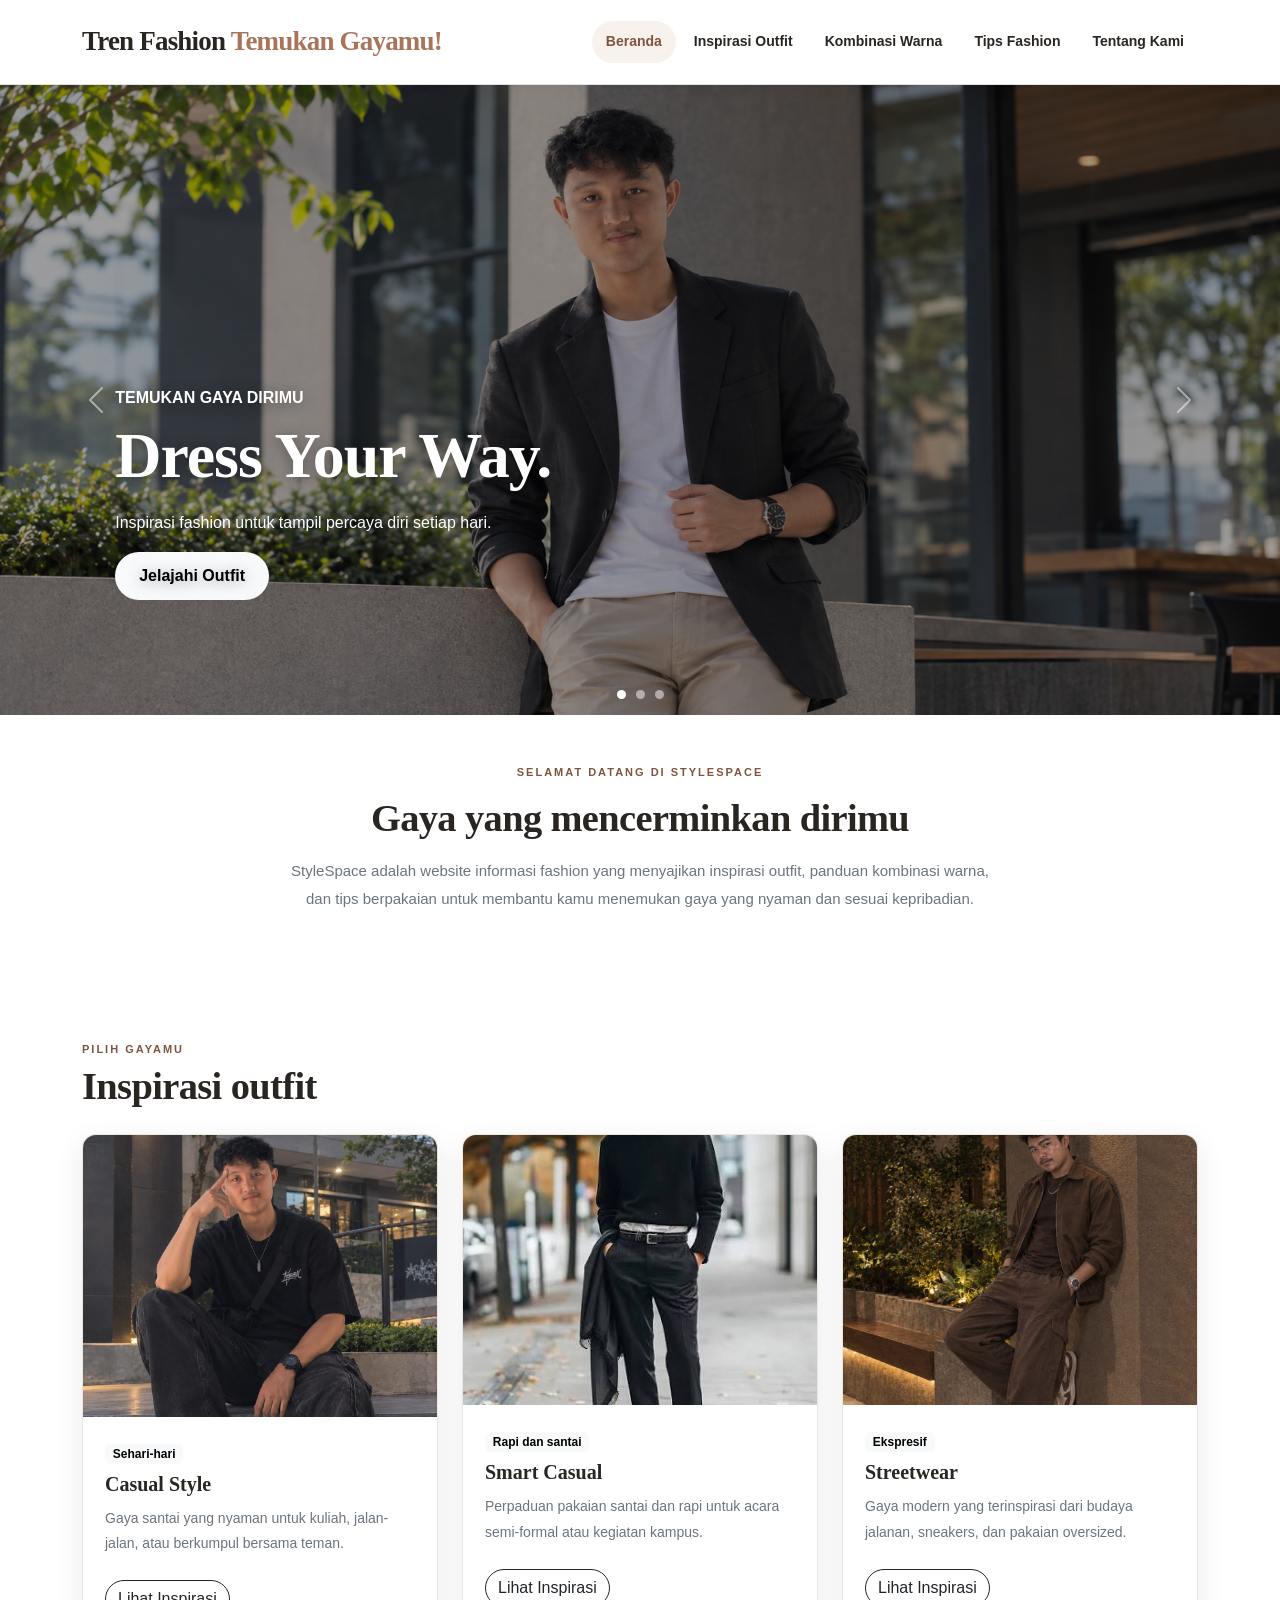
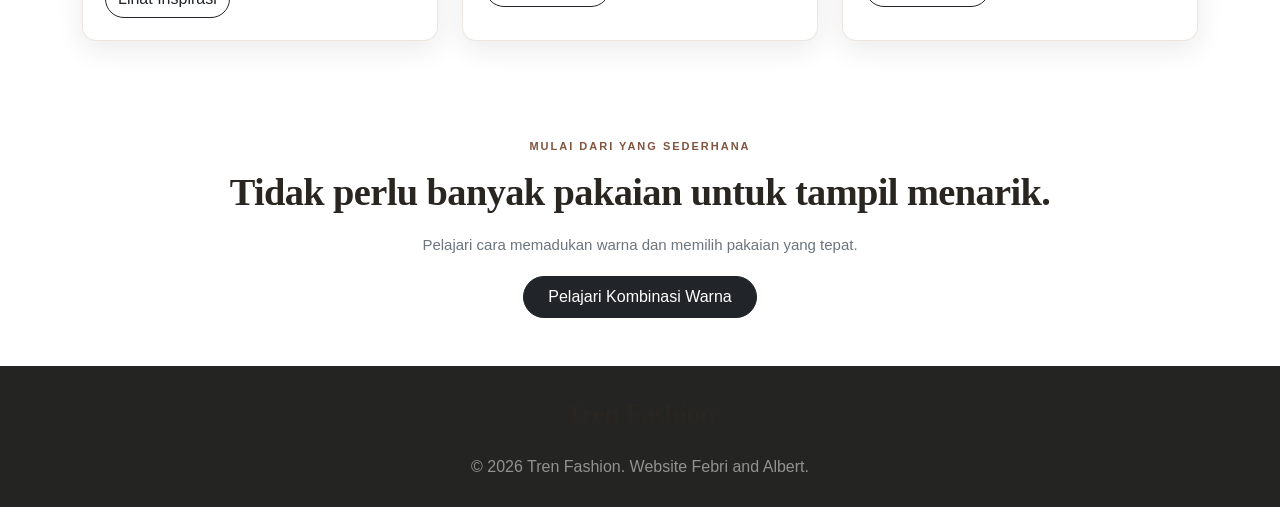
<file: index.html>
<!DOCTYPE html>
<html lang="id">
<head>
    <meta charset="UTF-8">
    <meta name="viewport" content="width=device-width, initial-scale=1">
    <title>StyleSpace | Beranda</title>
    <link href="bootstrap-5.3.8-dist/css/bootstrap.min.css" rel="stylesheet">
    <link rel="stylesheet" href="css/style.css">
</head>
<body>
   
    <nav class="navbar navbar-expand-lg navbar-light bg-light sticky-top border-bottom">
        <div class="container">
            <a class="navbar-brand fw-bold brand-name" href="index.html">Tren Fashion  <span>Temukan Gayamu!</span></a>
            <button class="navbar-toggler" type="button" data-bs-toggle="collapse" data-bs-target="#menuUtama"
                aria-controls="menuUtama" aria-expanded="false" aria-label="Buka navigasi">
                <span class="navbar-toggler-icon"></span>
            </button>
            <div class="collapse navbar-collapse" id="menuUtama">
                <ul class="navbar-nav ms-auto mb-2 mb-lg-0">
                    <li class="nav-item"><a class="nav-link active" href="index.html">Beranda</a></li>
                    <li class="nav-item"><a class="nav-link" href="outfit.html">Inspirasi Outfit</a></li>
                    <li class="nav-item"><a class="nav-link" href="warna.html">Kombinasi Warna</a></li>
                    <li class="nav-item"><a class="nav-link" href="tips.html">Tips Fashion</a></li>
                    <li class="nav-item"><a class="nav-link" href="tentang.html">Tentang Kami</a></li>
                </ul>
            </div>
        </div>
    </nav>

   
    <div id="carouselFashion" class="carousel slide" data-bs-ride="carousel" data-bs-interval="2000">
        <div class="carousel-indicators">
            <button type="button" data-bs-target="#carouselFashion" data-bs-slide-to="0" class="active" aria-current="true" aria-label="Slide 1"></button>
            <button type="button" data-bs-target="#carouselFashion" data-bs-slide-to="1" aria-label="Slide 2"></button>
            <button type="button" data-bs-target="#carouselFashion" data-bs-slide-to="2" aria-label="Slide 3"></button>
        </div>
        <div class="carousel-inner">
            <div class="carousel-item active">
                <img src="images/images (17).jpg" class="d-block w-100 hero-image" alt="Inspirasi gaya berpakaian">
                <div class="carousel-caption text-start">
                    <p class="text-uppercase small fw-bold mb-2">Temukan gaya dirimu</p>
                    <h1 class="display-4 fw-bold">Dress Your Way.</h1>
                    <p class="d-none d-sm-block">Inspirasi fashion untuk tampil percaya diri setiap hari.</p>
                    <a href="outfit.html" class="btn btn-light rounded-pill px-4">Jelajahi Outfit</a>
                </div>
            </div>
            <div class="carousel-item">
                <img src="images/images (2).jpg" class="d-block w-100 hero-image" alt="Koleksi pakaian bergaya">
                <div class="carousel-caption text-start">
                    <p class="text-uppercase small fw-bold mb-2">Sederhana dan menarik</p>
                    <h2 class="display-5 fw-bold">Simple Looks, Great Style.</h2>
                    <p class="d-none d-sm-block">Pelajari cara memadukan pakaian dengan mudah.</p>
                    <a href="warna.html" class="btn btn-light rounded-pill px-4">Lihat Kombinasi Warna</a>
                </div>
            </div>
            <div class="carousel-item">
                <img src="images/images (3).jpg" class="d-block w-100 hero-image" alt="Pilihan pakaian fashion">
                <div class="carousel-caption text-start">
                    <p class="text-uppercase small fw-bold mb-2">Fashion untuk semua</p>
                    <h2 class="display-5 fw-bold">Style Starts With You.</h2>
                    <p class="d-none d-sm-block">Kenali gaya yang sesuai dengan kepribadianmu.</p>
                    <a href="tips.html" class="btn btn-light rounded-pill px-4">Baca Tips Fashion</a>
                </div>
            </div>
        </div>
        <button class="carousel-control-prev" type="button" data-bs-target="#carouselFashion" data-bs-slide="prev">
            <span class="carousel-control-prev-icon" aria-hidden="true"></span><span class="visually-hidden">Sebelumnya</span>
        </button>
        <button class="carousel-control-next" type="button" data-bs-target="#carouselFashion" data-bs-slide="next">
            <span class="carousel-control-next-icon" aria-hidden="true"></span><span class="visually-hidden">Berikutnya</span>
        </button>
    </div>

    <main>
        
        <section class="py-5">
            <div class="container text-center section-intro">
                <p class="eyebrow">SELAMAT DATANG DI STYLESPACE</p>
                <h2 class="section-title">Gaya yang mencerminkan dirimu</h2>
                <p class="text-secondary mx-auto intro-text">StyleSpace adalah website informasi fashion yang menyajikan inspirasi outfit, panduan kombinasi warna, dan tips berpakaian untuk membantu kamu menemukan gaya yang nyaman dan sesuai kepribadian.</p>
            </div>
        </section>

        
        <section class="pb-5">
            <div class="container">
                <div class="d-flex flex-wrap justify-content-between align-items-end gap-2 mb-4">
                    <div>
                        <p class="eyebrow mb-1">PILIH GAYAMU</p>
                        <h2 class="section-title mb-0">Inspirasi outfit</h2>
                    </div>

                </div>
                <div class="row g-4">
                    <div class="col-12 col-sm-6 col-lg-4">
                        <div class="card h-100 fashion-card">
                            <img src="images/images (7).jpg" alt="Gaya casual">
                            <div class="card-body">
                                <span class="badge text-bg-light mb-2">Sehari-hari</span>
                                <h3 class="h5 card-title">Casual Style</h3>
                                <p class="card-text text-secondary">Gaya santai yang nyaman untuk kuliah, jalan-jalan, atau berkumpul bersama teman.</p>
                                <a href="outfit.html#casual" class="btn btn-outline-dark rounded-pill">Lihat Inspirasi</a>
                            </div>
                        </div>
                    </div>
                    <div class="col-12 col-sm-6 col-lg-4">
                        <div class="card h-100 fashion-card">
                            <img src="images/images (8).jpg" class="card-img-top" alt="Gaya smart casual">
                            <div class="card-body">
                                <span class="badge text-bg-light mb-2">Rapi dan santai</span>
                                <h3 class="h5 card-title">Smart Casual</h3>
                                <p class="card-text text-secondary">Perpaduan pakaian santai dan rapi untuk acara semi-formal atau kegiatan kampus.</p>
                                <a href="outfit.html#smart-casual" class="btn btn-outline-dark rounded-pill">Lihat Inspirasi</a>
                            </div>
                        </div>
                    </div>
                    <div class="col-12 col-sm-6 col-lg-4">
                        <div class="card h-100 fashion-card">
                            <img src="images/images (9).jpg" class="card-img-top" alt="Gaya streetwear">
                            <div class="card-body">
                                <span class="badge text-bg-light mb-2">Ekspresif</span>
                                <h3 class="h5 card-title">Streetwear</h3>
                                <p class="card-text text-secondary">Gaya modern yang terinspirasi dari budaya jalanan, sneakers, dan pakaian oversized.</p>
                                <a href="outfit.html#streetwear" class="btn btn-outline-dark rounded-pill">Lihat Inspirasi</a>
                            </div>
                        </div>
                    </div>
                </div>
            </div>
        </section>

        
        <section class="py-5 cta-section">
            <div class="container text-center">
                <p class="eyebrow">MULAI DARI YANG SEDERHANA</p>
                <h2 class="section-title">Tidak perlu banyak pakaian untuk tampil menarik.</h2>
                <p class="text-secondary mx-auto intro-text">Pelajari cara memadukan warna dan memilih pakaian yang tepat.</p>
                <a href="warna.html" class="btn btn-dark rounded-pill px-4 py-2">Pelajari Kombinasi Warna</a>
            </div>
        </section>
    </main>

    <footer class="footer py-4">
    <div class="container text-center">
        <a class="navbar-brand fw-bold brand-name text-white fs-3"
           href="index.html">
            Tren Fashion<span></span>
        </a>

        <p class="mb-0 text-white-50 fs-6 mt-2">
            &copy; 2026 Tren Fashion. Website Febri and Albert.
        </p>
    </div>
</footer>

    <script src="bootstrap-5.3.8-dist/js/bootstrap.bundle.min.js"></script>
</body>
</html>
</file>
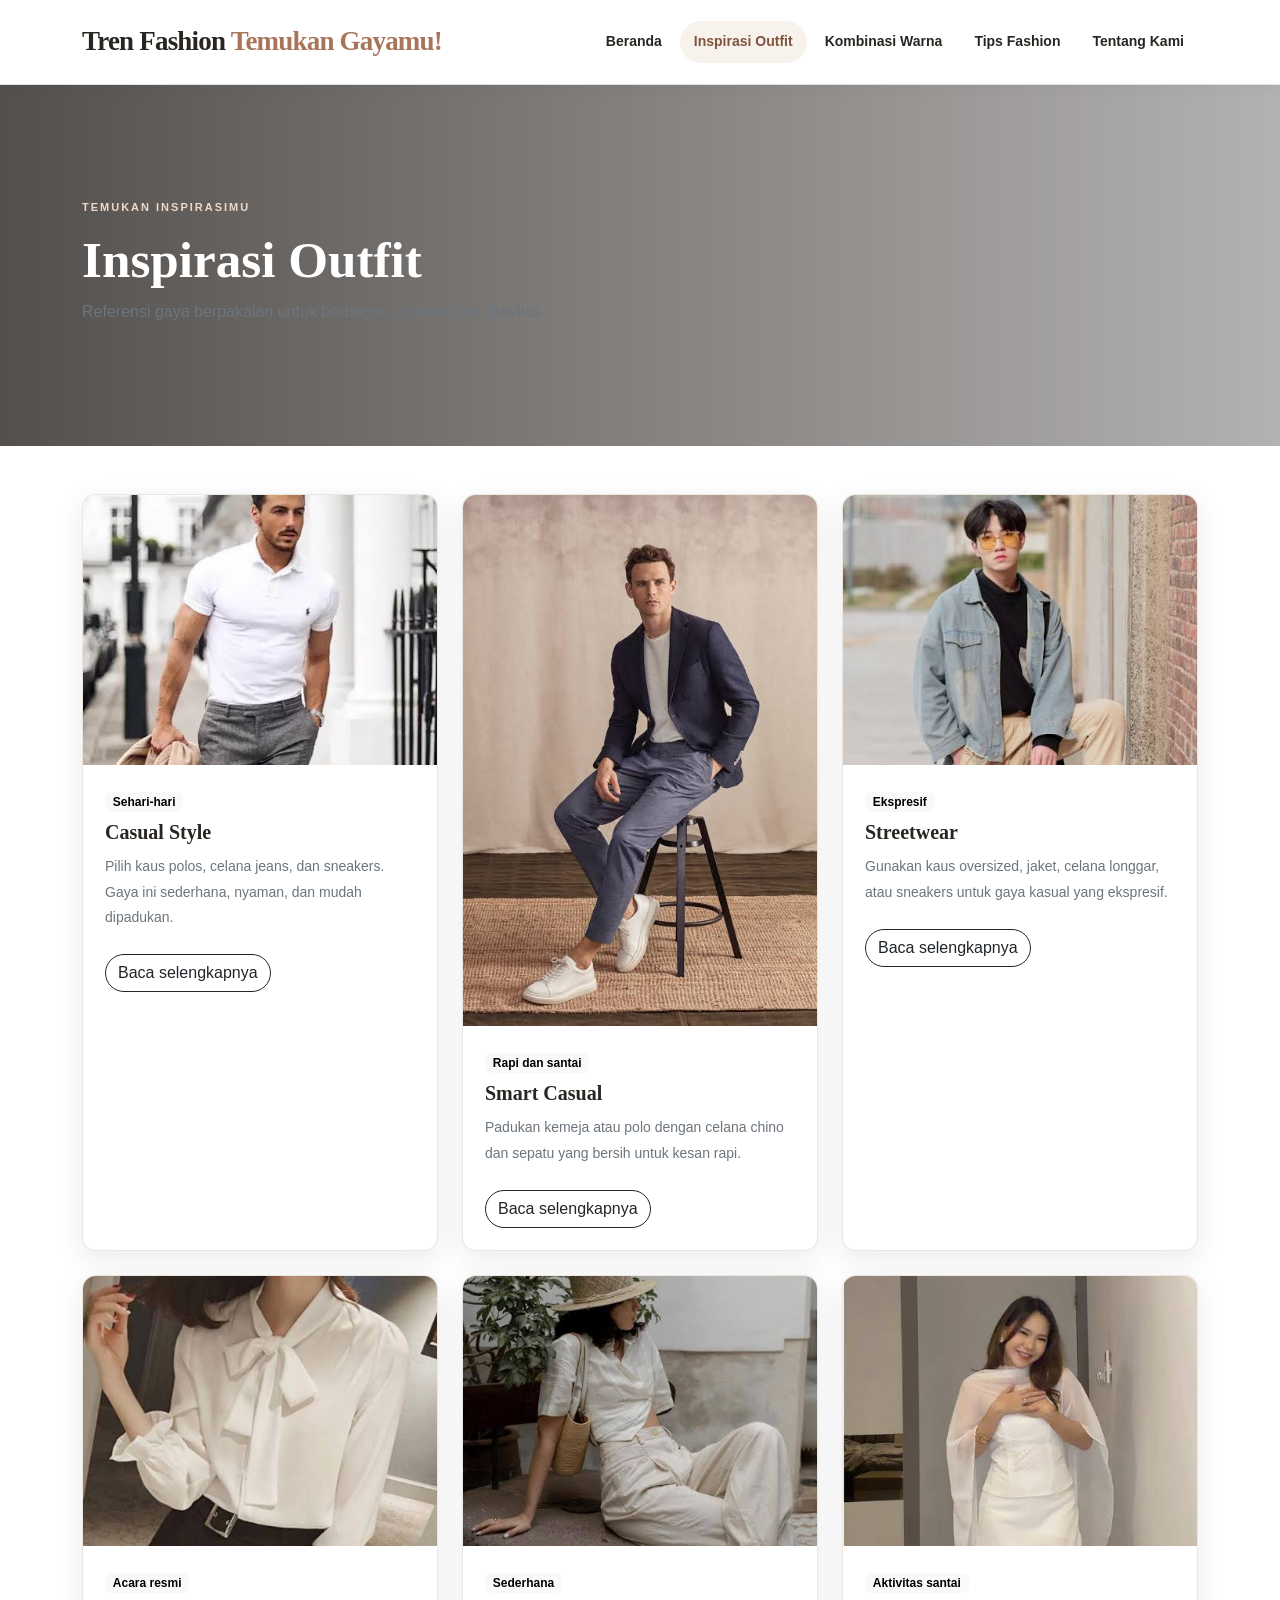
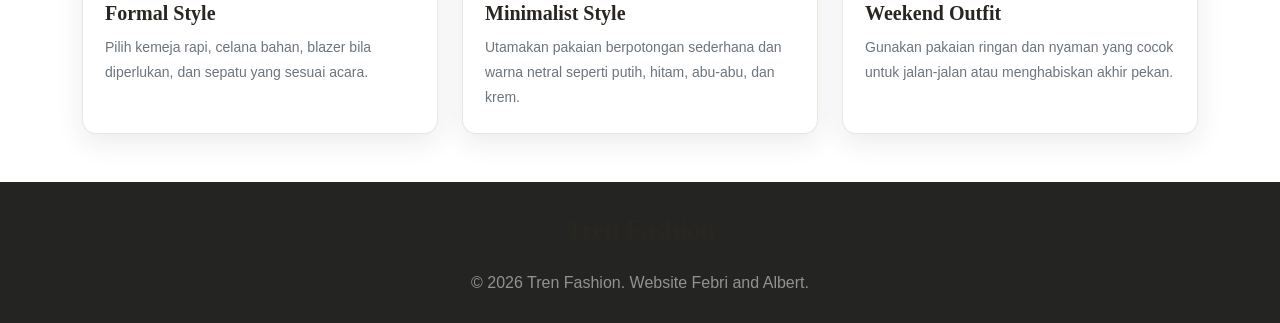
<file: outfit.html>
<!DOCTYPE html>
<html lang="id">
<head>
    <meta charset="UTF-8">
    <meta name="viewport" content="width=device-width, initial-scale=1">
    <title>Inspirasi Outfit | StyleSpace</title>
   <link href="bootstrap-5.3.8-dist/css/bootstrap.min.css" rel="stylesheet">
    <link rel="stylesheet" href="css/style.css">
</head>
<body>
    <nav class="navbar navbar-expand-lg navbar-light bg-light sticky-top border-bottom">
        <div class="container">
            <a class="navbar-brand fw-bold brand-name" href="index.html">Tren Fashion  <span>Temukan Gayamu!</span></a>
            <button class="navbar-toggler" type="button" data-bs-toggle="collapse" data-bs-target="#menuUtama" aria-controls="menuUtama" aria-expanded="false" aria-label="Buka navigasi"><span class="navbar-toggler-icon"></span></button>
            <div class="collapse navbar-collapse" id="menuUtama">
                <ul class="navbar-nav ms-auto mb-2 mb-lg-0">
                    <li class="nav-item"><a class="nav-link" href="index.html">Beranda</a></li>
                    <li class="nav-item"><a class="nav-link active" href="outfit.html">Inspirasi Outfit</a></li>
                    <li class="nav-item"><a class="nav-link" href="warna.html">Kombinasi Warna</a></li>
                    <li class="nav-item"><a class="nav-link" href="tips.html">Tips Fashion</a></li>
                    <li class="nav-item"><a class="nav-link" href="tentang.html">Tentang Kami</a></li>
                </ul>
            </div>
        </div>
    </nav>

    <header class="page-header">
        <div class="container py-5">
            <p class="eyebrow">TEMUKAN INSPIRASIMU</p>
            <h1 class="display-5 fw-bold">Inspirasi Outfit</h1>
            <p class="lead text-secondary mb-2">Referensi gaya berpakaian untuk berbagai suasana dan aktivitas.</p>
        </div>
    </header>

    <main class="container py-5">
        <div class="row g-4">
            <div class="col-12 col-sm-6 col-lg-4" id="casual">
                <div class="card h-100 fashion-card">
                    <img src="images/images (4).jpg" class="card-img-top" alt="Inspirasi casual style">
                    <div class="card-body">
                        <span class="badge text-bg-light mb-2">Sehari-hari</span>
                        <h2 class="h5 card-title">Casual Style</h2>
                        <p class="card-text text-secondary">Pilih kaus polos, celana jeans, dan sneakers. Gaya ini sederhana, nyaman, dan mudah dipadukan.</p>
                        <button class="btn btn-outline-dark rounded-pill" data-bs-toggle="modal" data-bs-target="#modalCasual">Baca selengkapnya</button>
                    </div>
                </div>
            </div>
            <div class="col-12 col-sm-6 col-lg-4" id="smart-casual">
                <div class="card h-100 fashion-card">
                    <img src="images/images (5).jpg" alt="Inspirasi smart casual">
                    <div class="card-body">
                        <span class="badge text-bg-light mb-2">Rapi dan santai</span>
                        <h2 class="h5 card-title">Smart Casual</h2>
                        <p class="card-text text-secondary">Padukan kemeja atau polo dengan celana chino dan sepatu yang bersih untuk kesan rapi.</p>
                        <button class="btn btn-outline-dark rounded-pill" data-bs-toggle="modal" data-bs-target="#modalSmart">Baca selengkapnya</button>
                    </div>
                </div>
            </div>
            <div class="col-12 col-sm-6 col-lg-4" id="streetwear">
                <div class="card h-100 fashion-card">
                    <img src="images/images (6).jpg" class="card-img-top" alt="Inspirasi streetwear">
                    <div class="card-body">
                        <span class="badge text-bg-light mb-2">Ekspresif</span>
                        <h2 class="h5 card-title">Streetwear</h2>
                        <p class="card-text text-secondary">Gunakan kaus oversized, jaket, celana longgar, atau sneakers untuk gaya kasual yang ekspresif.</p>
                        <button class="btn btn-outline-dark rounded-pill" data-bs-toggle="modal" data-bs-target="#modalStreet">Baca selengkapnya</button>
                    </div>
                </div>
            </div>
            <div class="col-12 col-sm-6 col-lg-4">
                <div class="card h-100 fashion-card">
                    <img src="images/images (10).jpg" class="card-img-top" alt="Inspirasi gaya formal">
                    <div class="card-body">
                        <span class="badge text-bg-light mb-2">Acara resmi</span>
                        <h2 class="h5 card-title">Formal Style</h2>
                        <p class="card-text text-secondary">Pilih kemeja rapi, celana bahan, blazer bila diperlukan, dan sepatu yang sesuai acara.</p>
                    </div>
                </div>
            </div>
            <div class="col-12 col-sm-6 col-lg-4">
                <div class="card h-100 fashion-card">
                    <img src="images/images (11).jpg" class="card-img-top" alt="Inspirasi minimalis">
                    <div class="card-body">
                        <span class="badge text-bg-light mb-2">Sederhana</span>
                        <h2 class="h5 card-title">Minimalist Style</h2>
                        <p class="card-text text-secondary">Utamakan pakaian berpotongan sederhana dan warna netral seperti putih, hitam, abu-abu, dan krem.</p>
                    </div>
                </div>
            </div>
            <div class="col-12 col-sm-6 col-lg-4">
                <div class="card h-100 fashion-card">
                    <img src="images/images (12).jpg" class="card-img-top" alt="Inspirasi outfit bersama teman">
                    <div class="card-body">
                        <span class="badge text-bg-light mb-2">Aktivitas santai</span>
                        <h2 class="h5 card-title">Weekend Outfit</h2>
                        <p class="card-text text-secondary">Gunakan pakaian ringan dan nyaman yang cocok untuk jalan-jalan atau menghabiskan akhir pekan.</p>
                    </div>
                </div>
            </div>
        </div>
    </main>

    
    <div class="modal fade" id="modalCasual" tabindex="-1" aria-labelledby="judulCasual" aria-hidden="true">
        <div class="modal-dialog modal-dialog-centered"><div class="modal-content">
            <div class="modal-header"><h2 class="modal-title fs-5" id="judulCasual">Casual Style</h2><button type="button" class="btn-close" data-bs-dismiss="modal" aria-label="Tutup"></button></div>
            <div class="modal-body">Mulailah dengan kaus yang nyaman, celana jeans atau chino, dan sepatu kasual. Pilih ukuran yang pas dan warna yang mudah dipadukan agar penampilan tetap sederhana.</div>
            <div class="modal-footer"><button type="button" class="btn btn-dark" data-bs-dismiss="modal">Mengerti</button></div>
        </div></div>
    </div>
    <div class="modal fade" id="modalSmart" tabindex="-1" aria-labelledby="judulSmart" aria-hidden="true">
        <div class="modal-dialog modal-dialog-centered"><div class="modal-content">
            <div class="modal-header"><h2 class="modal-title fs-5" id="judulSmart">Smart Casual</h2><button type="button" class="btn-close" data-bs-dismiss="modal" aria-label="Tutup"></button></div>
            <div class="modal-body">Smart casual menggabungkan kenyamanan dengan tampilan rapi. Kemeja, polo, chino, dan sepatu sederhana bisa menjadi pilihan untuk kegiatan kampus atau pertemuan santai.</div>
            <div class="modal-footer"><button type="button" class="btn btn-dark" data-bs-dismiss="modal">Mengerti</button></div>
        </div></div>
    </div>
    <div class="modal fade" id="modalStreet" tabindex="-1" aria-labelledby="judulStreet" aria-hidden="true">
        <div class="modal-dialog modal-dialog-centered"><div class="modal-content">
            <div class="modal-header"><h2 class="modal-title fs-5" id="judulStreet">Streetwear</h2><button type="button" class="btn-close" data-bs-dismiss="modal" aria-label="Tutup"></button></div>
            <div class="modal-body">Streetwear menonjolkan kenyamanan dan ekspresi diri. Coba padukan kaus oversized dengan celana yang proporsional dan satu aksesori sebagai aksen.</div>
            <div class="modal-footer"><button type="button" class="btn btn-dark" data-bs-dismiss="modal">Mengerti</button></div>
        </div></div>
    </div>

  <footer class="footer py-4">
    <div class="container text-center">
        <a class="navbar-brand fw-bold brand-name text-white fs-3"
           href="index.html">
            Tren Fashion<span></span>
        </a>

        <p class="mb-0 text-white-50 fs-6 mt-2">
            &copy; 2026 Tren Fashion. Website Febri and Albert.
        </p>
    </div>
</footer>
   <script src="bootstrap-5.3.8-dist/js/bootstrap.bundle.min.js"></script>
</body>
</html>
</file>
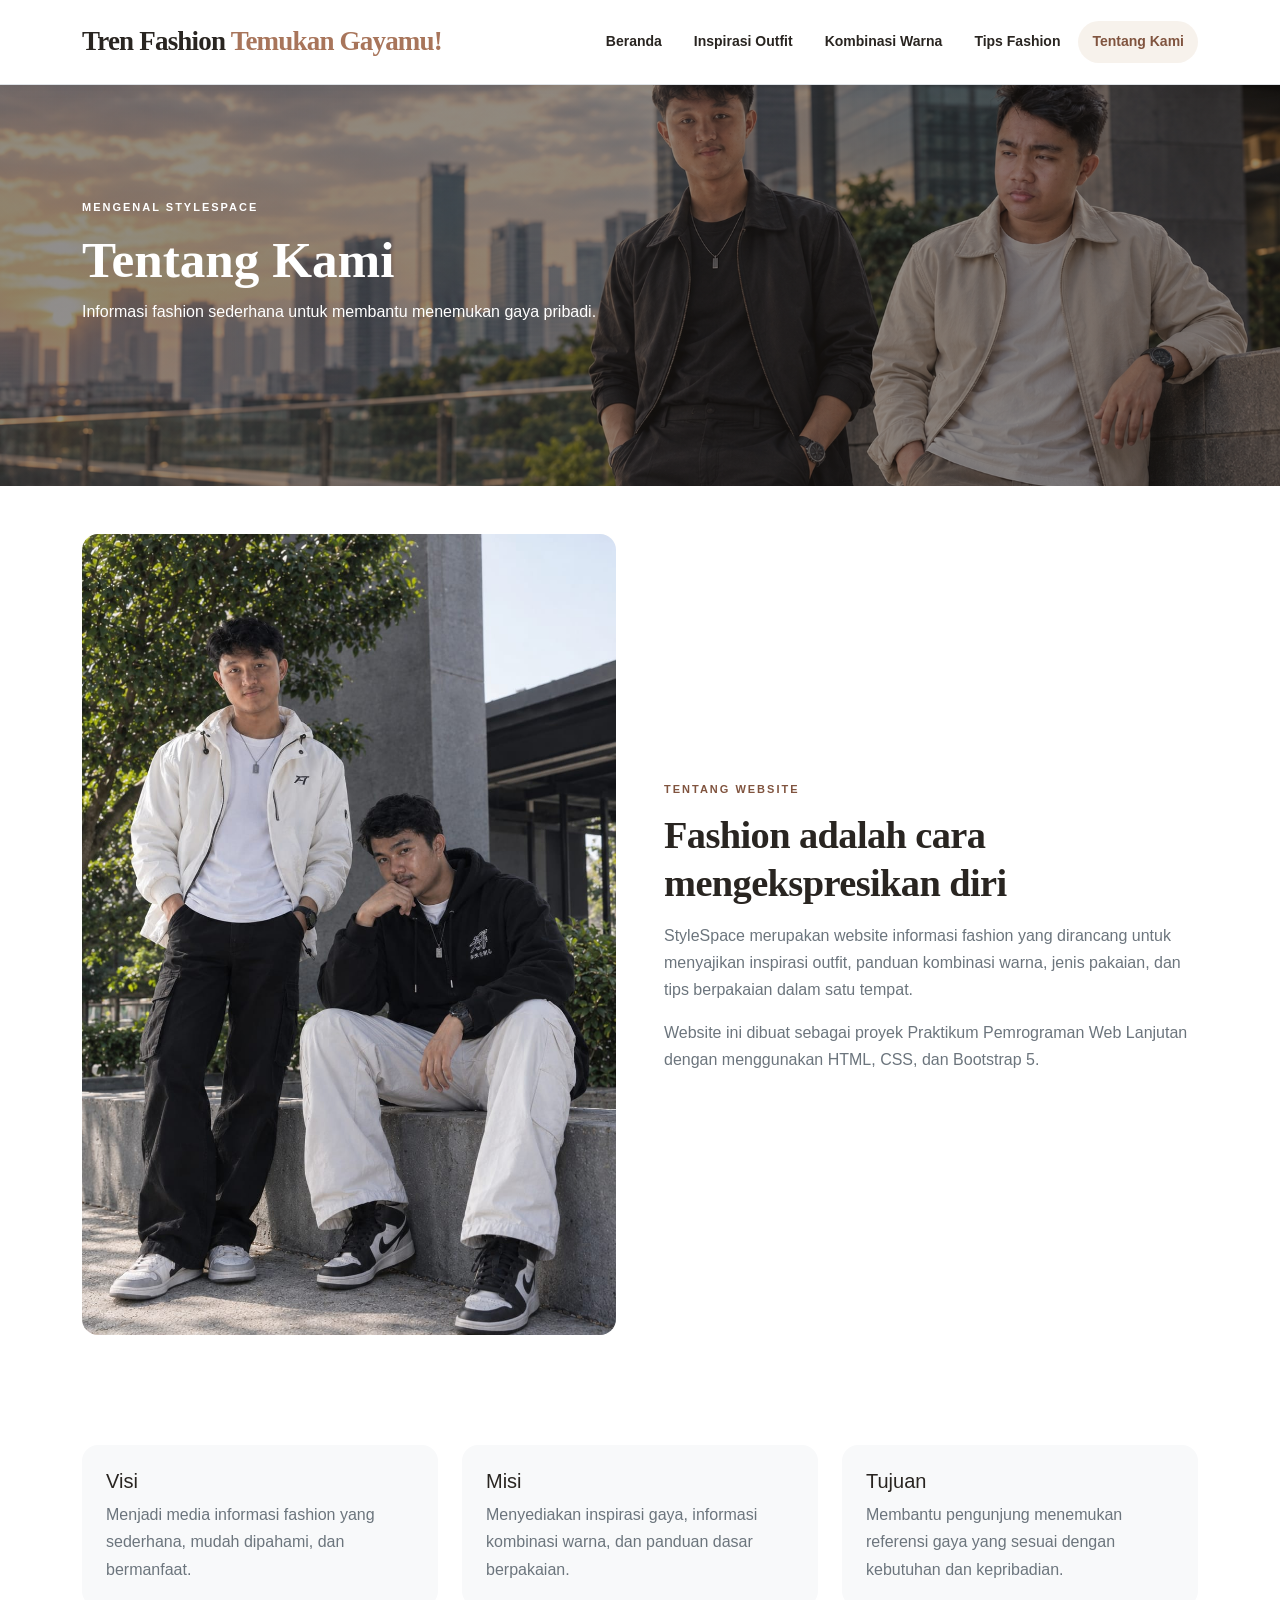
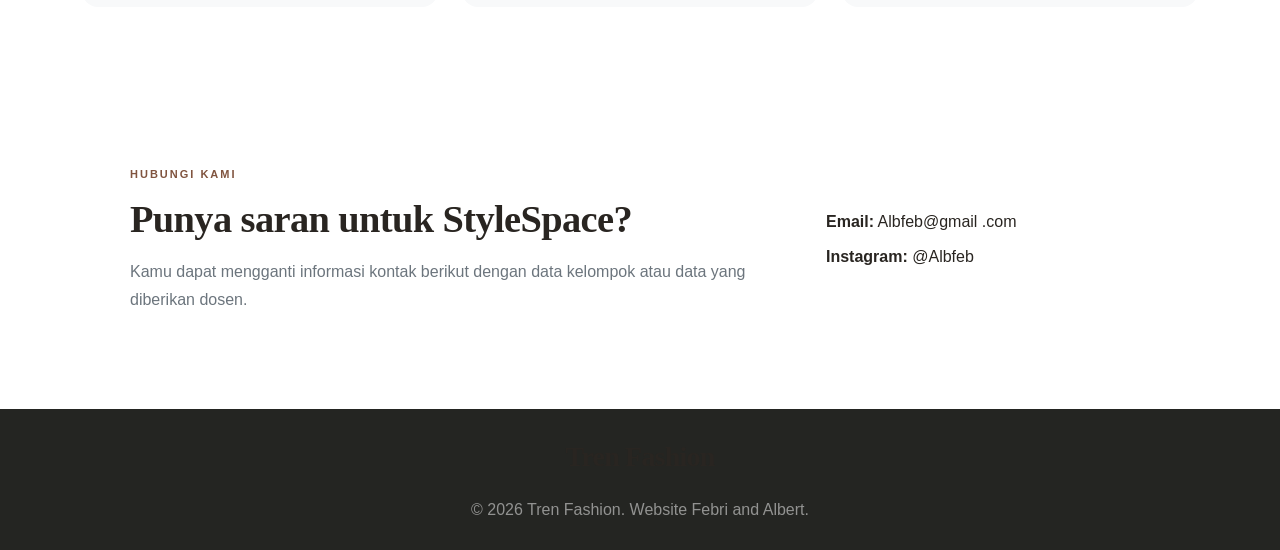
<file: tentang.html>
<!DOCTYPE html>
<html lang="id">
<head>
    <meta charset="UTF-8">
    <meta name="viewport" content="width=device-width, initial-scale=1">
    <title>Tentang Kami | StyleSpace</title>
    <link href="bootstrap-5.3.8-dist/css/bootstrap.min.css" rel="stylesheet">
    <link rel="stylesheet" href="css/style.css">
</head>
<body>
    <nav class="navbar navbar-expand-lg navbar-light bg-light sticky-top border-bottom">
        <div class="container">
            <a class="navbar-brand fw-bold brand-name" href="index.html">Tren Fashion  <span>Temukan Gayamu!</span></a>
            <button class="navbar-toggler" type="button" data-bs-toggle="collapse" data-bs-target="#menuUtama" aria-controls="menuUtama" aria-expanded="false" aria-label="Buka navigasi"><span class="navbar-toggler-icon"></span></button>
            <div class="collapse navbar-collapse" id="menuUtama">
                <ul class="navbar-nav ms-auto mb-2 mb-lg-0">
                    <li class="nav-item"><a class="nav-link" href="index.html">Beranda</a></li>
                    <li class="nav-item"><a class="nav-link" href="outfit.html">Inspirasi Outfit</a></li>
                    <li class="nav-item"><a class="nav-link" href="warna.html">Kombinasi Warna</a></li>
                    <li class="nav-item"><a class="nav-link" href="tips.html">Tips Fashion</a></li>
                    <li class="nav-item"><a class="nav-link active" href="tentang.html">Tentang Kami</a></li>
                </ul>
            </div>
        </div>
    </nav>

<header class="page-header"
        style="
            background-image:
                linear-gradient(rgba(35,30,26,0.50), rgba(35,30,26,0.50)),
                url('images/images\ \(16\).jpg');
            background-size: cover;
            background-position: center;
            background-repeat: no-repeat;
        ">

    <div class="container py-5">
        <p class="eyebrow text-white">
            MENGENAL STYLESPACE
        </p>

        <h1 class="display-5 fw-bold text-white">
            Tentang Kami
        </h1>

        <p class="lead text-white mb-5">
            Informasi fashion sederhana untuk membantu menemukan gaya pribadi.
        </p>
    </div>

</header>


    <main class="container py-5">
        <div class="row g-5 align-items-center">
            <div class="col-12 col-md-6">
                <img src="images/images (14).jpg " class="img-fluid rounded-4" alt="Koleksi fashion">
            </div>
            <div class="col-12 col-md-6">
                <p class="eyebrow">TENTANG WEBSITE</p>
                <h2 class="section-title">Fashion adalah cara mengekspresikan diri</h2>
                <p class="text-secondary">StyleSpace merupakan website informasi fashion yang dirancang untuk menyajikan inspirasi outfit, panduan kombinasi warna, jenis pakaian, dan tips berpakaian dalam satu tempat.</p>
                <p class="text-secondary">Website ini dibuat sebagai proyek Praktikum Pemrograman Web Lanjutan dengan menggunakan HTML, CSS, dan Bootstrap 5.</p>
            </div>
        </div>

        <section class="row g-4 mt-4">
            <div class="col-12 col-md-4"><div class="p-4 bg-light rounded-4 h-100"><h2 class="h5">Visi</h2><p class="text-secondary mb-0">Menjadi media informasi fashion yang sederhana, mudah dipahami, dan bermanfaat.</p></div></div>
            <div class="col-12 col-md-4"><div class="p-4 bg-light rounded-4 h-100"><h2 class="h5">Misi</h2><p class="text-secondary mb-0">Menyediakan inspirasi gaya, informasi kombinasi warna, dan panduan dasar berpakaian.</p></div></div>
            <div class="col-12 col-md-4"><div class="p-4 bg-light rounded-4 h-100"><h2 class="h5">Tujuan</h2><p class="text-secondary mb-0">Membantu pengunjung menemukan referensi gaya yang sesuai dengan kebutuhan dan kepribadian.</p></div></div>
        </section>

        <section class="contact-box mt-5 p-4 p-md-5 rounded-4">
            <div class="row g-4 align-items-center">
                <div class="col-12 col-md-8">
                    <p class="eyebrow">HUBUNGI KAMI</p>
                    <h2 class="section-title">Punya saran untuk StyleSpace?</h2>
                    <p class="text-secondary mb-md-0">Kamu dapat mengganti informasi kontak berikut dengan data kelompok atau data yang diberikan dosen.</p>
                </div>
                <div class="col-12 col-md-4">
                    <p class="mb-2"><strong>Email:</strong> Albfeb@gmail                                                                                                         .com</p>
                    <p class="mb-0"><strong>Instagram:</strong> @Albfeb</p>
                </div>
            </div>
        </section>
    </main>

   <footer class="footer py-4">
    <div class="container text-center">
        <a class="navbar-brand fw-bold brand-name text-white fs-3"
           href="index.html">
            Tren Fashion<span></span>
        </a>

        <p class="mb-0 text-white-50 fs-6 mt-2">
            &copy; 2026 Tren Fashion. Website Febri and Albert.
        </p>
    </div>
</footer>
   <script src="bootstrap-5.3.8-dist/js/bootstrap.bundle.min.js"></script>
</body>
</html>
</file>
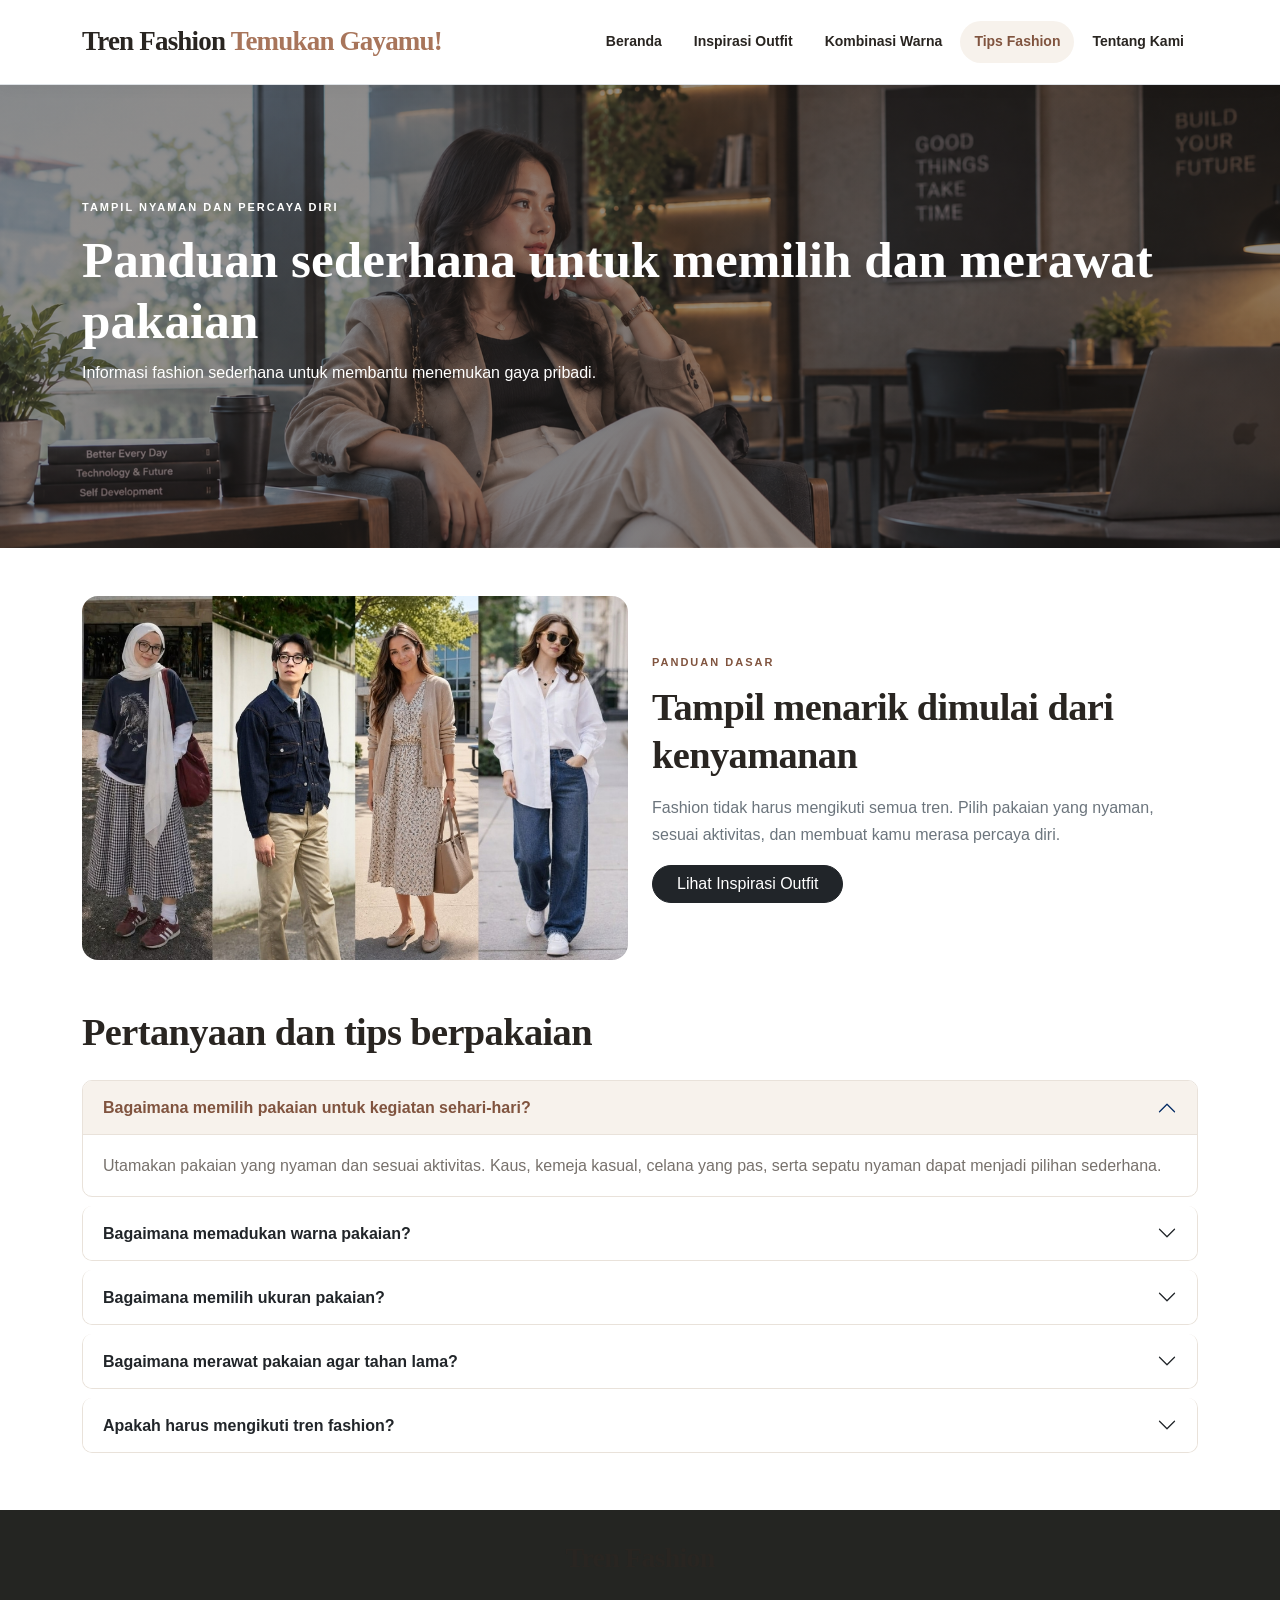
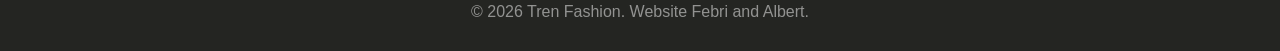
<file: tips.html>
<!DOCTYPE html>
<html lang="id">
<head>
    <meta charset="UTF-8">
    <meta name="viewport" content="width=device-width, initial-scale=1">
    <title>Tips Fashion | StyleSpace</title>
   <link href="bootstrap-5.3.8-dist/css/bootstrap.min.css" rel="stylesheet">
    <link rel="stylesheet" href="css/style.css">
</head>
<body>
    <nav class="navbar navbar-expand-lg navbar-light bg-light sticky-top border-bottom">
        <div class="container">
            <a class="navbar-brand fw-bold brand-name" href="index.html">Tren Fashion  <span>Temukan Gayamu!</span></a>
            <button class="navbar-toggler" type="button" data-bs-toggle="collapse" data-bs-target="#menuUtama" aria-controls="menuUtama" aria-expanded="false" aria-label="Buka navigasi"><span class="navbar-toggler-icon"></span></button>
            <div class="collapse navbar-collapse" id="menuUtama">
                <ul class="navbar-nav ms-auto mb-2 mb-lg-0">
                    <li class="nav-item"><a class="nav-link" href="index.html">Beranda</a></li>
                    <li class="nav-item"><a class="nav-link" href="outfit.html">Inspirasi Outfit</a></li>
                    <li class="nav-item"><a class="nav-link" href="warna.html">Kombinasi Warna</a></li>
                    <li class="nav-item"><a class="nav-link active" href="tips.html">Tips Fashion</a></li>
                    <li class="nav-item"><a class="nav-link" href="tentang.html">Tentang Kami</a></li>
                </ul>
            </div>
        </div>
    </nav>

 
<header class="page-header"
        style="
            background-image:
                linear-gradient(rgba(35,30,26,0.50), rgba(35,30,26,0.50)),
                url('images/images\ \(18\).jpg');
            background-size: cover;
            background-position: center;
            background-repeat: no-repeat;
        ">

    <div class="container py-5">
        <p class="eyebrow text-white">
            TAMPIL NYAMAN DAN PERCAYA DIRI
        </p>

        <h1 class="display-5 fw-bold text-white">
            Panduan sederhana untuk memilih dan merawat pakaian
        </h1>

        <p class="lead text-white mb-5">
            Informasi fashion sederhana untuk membantu menemukan gaya pribadi.
        </p>
    </div>

</header>

    <main class="container py-5">
        <div class="row g-4 align-items-center mb-5">
            <div class="col-12 col-md-6">
                <img src="images/images (13).jpg" class="img-fluid rounded-4" alt="Inspirasi gaya berpakaian">
            </div>
            <div class="col-12 col-md-6">
                <p class="eyebrow">PANDUAN DASAR</p>
                <h2 class="section-title">Tampil menarik dimulai dari kenyamanan</h2>
                <p class="text-secondary">Fashion tidak harus mengikuti semua tren. Pilih pakaian yang nyaman, sesuai aktivitas, dan membuat kamu merasa percaya diri.</p>
                <a href="outfit.html" class="btn btn-dark rounded-pill px-4">Lihat Inspirasi Outfit</a>
            </div>
        </div>

        <h2 class="section-title mb-4">Pertanyaan dan tips berpakaian</h2>
        <!-- Accordion Bootstrap -->
        <div class="accordion" id="accordionTips">
            <div class="accordion-item">
                <h3 class="accordion-header"><button class="accordion-button" type="button" data-bs-toggle="collapse" data-bs-target="#tipSatu" aria-expanded="true" aria-controls="tipSatu">Bagaimana memilih pakaian untuk kegiatan sehari-hari?</button></h3>
                <div id="tipSatu" class="accordion-collapse collapse show" data-bs-parent="#accordionTips"><div class="accordion-body">Utamakan pakaian yang nyaman dan sesuai aktivitas. Kaus, kemeja kasual, celana yang pas, serta sepatu nyaman dapat menjadi pilihan sederhana.</div></div>
            </div>
            <div class="accordion-item">
                <h3 class="accordion-header"><button class="accordion-button collapsed" type="button" data-bs-toggle="collapse" data-bs-target="#tipDua" aria-expanded="false" aria-controls="tipDua">Bagaimana memadukan warna pakaian?</button></h3>
                <div id="tipDua" class="accordion-collapse collapse" data-bs-parent="#accordionTips"><div class="accordion-body">Mulailah dengan warna netral, lalu tambahkan satu warna aksen. Kamu juga dapat memilih warna yang berdekatan atau kombinasi monokrom.</div></div>
            </div>
            <div class="accordion-item">
                <h3 class="accordion-header"><button class="accordion-button collapsed" type="button" data-bs-toggle="collapse" data-bs-target="#tipTiga" aria-expanded="false" aria-controls="tipTiga">Bagaimana memilih ukuran pakaian?</button></h3>
                <div id="tipTiga" class="accordion-collapse collapse" data-bs-parent="#accordionTips"><div class="accordion-body">Periksa ukuran bahu, panjang lengan, dan kenyamanan saat bergerak. Ukuran yang tepat bergantung pada model pakaian dan gaya yang ingin ditampilkan.</div></div>
            </div>
            <div class="accordion-item">
                <h3 class="accordion-header"><button class="accordion-button collapsed" type="button" data-bs-toggle="collapse" data-bs-target="#tipEmpat" aria-expanded="false" aria-controls="tipEmpat">Bagaimana merawat pakaian agar tahan lama?</button></h3>
                <div id="tipEmpat" class="accordion-collapse collapse" data-bs-parent="#accordionTips"><div class="accordion-body">Baca label perawatan, pisahkan warna pakaian saat mencuci, hindari penggunaan deterjen berlebihan, dan simpan pakaian dalam keadaan bersih serta kering.</div></div>
            </div>
            <div class="accordion-item">
                <h3 class="accordion-header"><button class="accordion-button collapsed" type="button" data-bs-toggle="collapse" data-bs-target="#tipLima" aria-expanded="false" aria-controls="tipLima">Apakah harus mengikuti tren fashion?</button></h3>
                <div id="tipLima" class="accordion-collapse collapse" data-bs-parent="#accordionTips"><div class="accordion-body">Tidak harus. Gunakan tren sebagai inspirasi saja. Pilih gaya yang sesuai kepribadian, kebutuhan, kenyamanan, dan anggaran.</div></div>
            </div>
        </div>
    </main>

    <footer class="footer py-4">
    <div class="container text-center">
        <a class="navbar-brand fw-bold brand-name text-white fs-3"
           href="index.html">
            Tren Fashion<span></span>
        </a>

        <p class="mb-0 text-white-50 fs-6 mt-2">
            &copy; 2026 Tren Fashion. Website Febri and Albert.
        </p>
    </div>
</footer>
  <script src="bootstrap-5.3.8-dist/js/bootstrap.bundle.min.js"></script>
</body>
</html>
</file>
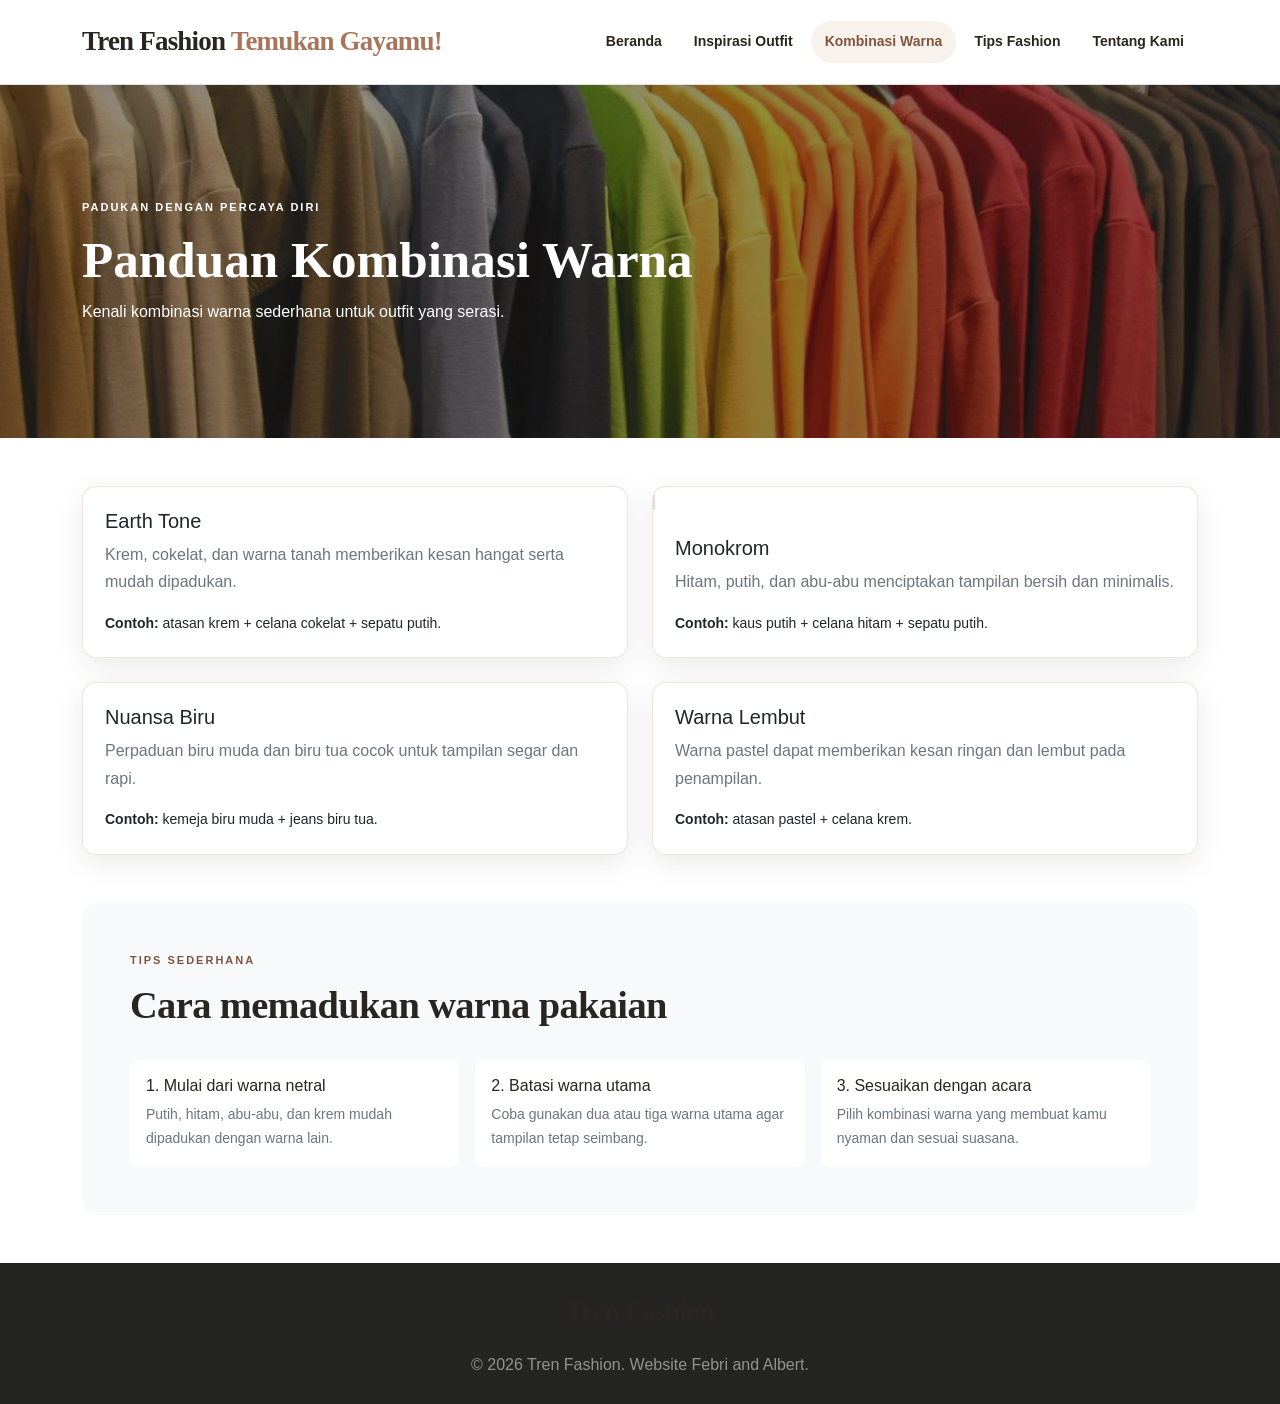
<file: warna.html>
<!DOCTYPE html>
<html lang="id">
<head>
    <meta charset="UTF-8">
    <meta name="viewport" content="width=device-width, initial-scale=1">
    <title>Kombinasi Warna | StyleSpace</title>
   <link href="bootstrap-5.3.8-dist/css/bootstrap.min.css" rel="stylesheet">
    <link rel="stylesheet" href="css/style.css">
</head>
<body>
    <nav class="navbar navbar-expand-lg navbar-light bg-light sticky-top border-bottom">
        <div class="container">
            <a class="navbar-brand fw-bold brand-name" href="index.html">Tren Fashion  <span>Temukan Gayamu!</span></a>            <button class="navbar-toggler" type="button" data-bs-toggle="collapse" data-bs-target="#menuUtama" aria-controls="menuUtama" aria-expanded="false" aria-label="Buka navigasi"><span class="navbar-toggler-icon"></span></button>
            <div class="collapse navbar-collapse" id="menuUtama">
                <ul class="navbar-nav ms-auto mb-2 mb-lg-0">
                    <li class="nav-item"><a class="nav-link" href="index.html">Beranda</a></li>
                    <li class="nav-item"><a class="nav-link" href="outfit.html">Inspirasi Outfit</a></li>
                    <li class="nav-item"><a class="nav-link active" href="warna.html">Kombinasi Warna</a></li>
                    <li class="nav-item"><a class="nav-link" href="tips.html">Tips Fashion</a></li>
                    <li class="nav-item"><a class="nav-link" href="tentang.html">Tentang Kami</a></li>
                </ul>
            </div>
        </div>
    </nav>

<header class="page-header"
        style="
            background-image:
                linear-gradient(rgba(35,30,26,0.50), rgba(35,30,26,0.50)),
                url('images/images\ \(15\).jpg');
            background-size: cover;
            background-position: center;
            background-repeat: no-repeat;
        ">

    <div class="container py-5">
        <p class="eyebrow text-white">
            PADUKAN DENGAN PERCAYA DIRI
        </p>

        <h1 class="display-5 fw-bold text-white">
            Panduan Kombinasi Warna
        </h1>

        <p class="lead text-white mb-0">
            Kenali kombinasi warna sederhana untuk outfit yang serasi.
        </p>
    </div>

</header>

    <main class="container py-5">
        <div class="row g-4">
            <div class="col-12 col-md-6">
                <div class="card h-100 color-card">
                    <div class="color-strip"><span style="background:#F4EFE8"></span><span style="background:#C9B79C"></span><span style="background:#665747"></span></div>
                    <div class="card-body">
                        <h2 class="h5">Earth Tone</h2>
                        <p class="text-secondary">Krem, cokelat, dan warna tanah memberikan kesan hangat serta mudah dipadukan.</p>
                        <p class="mb-0 small"><strong>Contoh:</strong> atasan krem + celana cokelat + sepatu putih.</p>
                    </div>
                </div>
            </div>
            <div class="col-12 col-md-6">
                <div class="card h-100 color-card">
                    <div class="color-strip"><span style="background:#FFFFFF;border:1px solid #ddd"></span><span style="background:#9CA3AF"></span><span style="background:#202020"></span></div>
                    <div class="card-body">
                        <h2 class="h5">Monokrom</h2>
                        <p class="text-secondary">Hitam, putih, dan abu-abu menciptakan tampilan bersih dan minimalis.</p>
                        <p class="mb-0 small"><strong>Contoh:</strong> kaus putih + celana hitam + sepatu putih.</p>
                    </div>
                </div>
            </div>
            <div class="col-12 col-md-6">
                <div class="card h-100 color-card">
                    <div class="color-strip"><span style="background:#B9D6E8"></span><span style="background:#557C9B"></span><span style="background:#243B53"></span></div>
                    <div class="card-body">
                        <h2 class="h5">Nuansa Biru</h2>
                        <p class="text-secondary">Perpaduan biru muda dan biru tua cocok untuk tampilan segar dan rapi.</p>
                        <p class="mb-0 small"><strong>Contoh:</strong> kemeja biru muda + jeans biru tua.</p>
                    </div>
                </div>
            </div>
            <div class="col-12 col-md-6">
                <div class="card h-100 color-card">
                    <div class="color-strip"><span style="background:#D9B7B0"></span><span style="background:#E9D9D0"></span><span style="background:#8A6D72"></span></div>
                    <div class="card-body">
                        <h2 class="h5">Warna Lembut</h2>
                        <p class="text-secondary">Warna pastel dapat memberikan kesan ringan dan lembut pada penampilan.</p>
                        <p class="mb-0 small"><strong>Contoh:</strong> atasan pastel + celana krem.</p>
                    </div>
                </div>
            </div>
        </div>

        <section class="mt-5 p-4 p-md-5 rounded-4 bg-light">
            <p class="eyebrow">TIPS SEDERHANA</p>
            <h2 class="section-title">Cara memadukan warna pakaian</h2>
            <div class="row g-3 mt-2">
                <div class="col-12 col-md-4"><div class="p-3 bg-white rounded-3 h-100"><h3 class="h6">1. Mulai dari warna netral</h3><p class="small text-secondary mb-0">Putih, hitam, abu-abu, dan krem mudah dipadukan dengan warna lain.</p></div></div>
                <div class="col-12 col-md-4"><div class="p-3 bg-white rounded-3 h-100"><h3 class="h6">2. Batasi warna utama</h3><p class="small text-secondary mb-0">Coba gunakan dua atau tiga warna utama agar tampilan tetap seimbang.</p></div></div>
                <div class="col-12 col-md-4"><div class="p-3 bg-white rounded-3 h-100"><h3 class="h6">3. Sesuaikan dengan acara</h3><p class="small text-secondary mb-0">Pilih kombinasi warna yang membuat kamu nyaman dan sesuai suasana.</p></div></div>
            </div>
        </section>
    </main>

    <footer class="footer py-4">
    <div class="container text-center">
        <a class="navbar-brand fw-bold brand-name text-white fs-3"
           href="index.html">
            Tren Fashion<span></span>
        </a>

        <p class="mb-0 text-white-50 fs-6 mt-2">
            &copy; 2026 Tren Fashion. Website Febri and Albert.
        </p>
    </div>
</footer>
   <script src="bootstrap-5.3.8-dist/js/bootstrap.bundle.min.js"></script>
</body>
</html>
</file>
<file: css/style.css>
/* StyleSpace — CSS tambahan. Komponen dan grid utama menggunakan Bootstrap 5.3.3. */
:root{--fashion-ink:#292521;--fashion-accent:#a8755b;--fashion-accent-dark:#80543f;--fashion-cream:#f7f2ec;--fashion-beige:#e9ded2;--fashion-muted:#77716c;--fashion-border:#e9e2da;--fashion-dark:#242522;--fashion-shadow:0 8px 28px rgba(41,37,33,.09);--fashion-shadow-hover:0 16px 38px rgba(41,37,33,.15)}
html{scroll-behavior:smooth;scroll-padding-top:85px}body{margin:0;color:var(--fashion-ink);background:#fff;font-family:Arial,Helvetica,sans-serif;line-height:1.7;overflow-x:hidden}img{max-width:100%}a{transition:color .25s ease}::selection{background:var(--fashion-accent);color:#fff}
/* navigasi */
.navbar{background:rgba(255,255,255,.97)!important;padding:14px 0;border-bottom:1px solid var(--fashion-border);box-shadow:0 3px 15px rgba(0,0,0,.035)}.brand-name,.navbar-brand{color:var(--fashion-ink)!important;font-family:Georgia,serif;font-size:27px;font-weight:800;letter-spacing:-.8px}.brand-name span{color:var(--fashion-accent)}.navbar-nav{gap:4px}.navbar .nav-link{color:var(--fashion-ink);font-size:14px;font-weight:600;padding:9px 14px!important;border-radius:25px;transition:all .25s}.navbar .nav-link:hover,.navbar .nav-link.active{color:var(--fashion-accent-dark);background:var(--fashion-cream)}.navbar-toggler{border-color:var(--fashion-border);box-shadow:none!important}
/* carousel dan hero */
.carousel{background:var(--fashion-dark)}.hero-image{display:block;width:100%;height:min(70vh,650px);min-height:410px;object-fit:cover;object-position:center;filter:brightness(.62)}.carousel-caption{left:9%;right:9%;bottom:15%;text-align:left;text-shadow:0 2px 14px rgba(0,0,0,.35)}.carousel-caption h1,.carousel-caption h2{max-width:750px;font-family:Georgia,serif;font-size:clamp(2.2rem,5vw,4.4rem);font-weight:700;line-height:1.12;letter-spacing:-1px;margin-bottom:18px}.carousel-caption p{max-width:580px;font-size:16px}.carousel-caption .btn{border:0;padding:12px 24px;font-weight:700}.carousel-indicators [data-bs-target]{width:9px;height:9px;border:0;border-radius:50%;margin:0 5px}
/* tipografi dan section */
section{padding-top:62px;padding-bottom:62px}.eyebrow{color:var(--fashion-accent-dark);font-size:11px;font-weight:800;letter-spacing:2px;text-transform:uppercase;margin-bottom:12px}.section-title{font-family:Georgia,'Times New Roman',serif;color:var(--fashion-ink);font-size:clamp(1.8rem,3vw,2.6rem);font-weight:700;letter-spacing:-.6px;line-height:1.25;margin-bottom:15px}.section-subtitle,.intro-text{max-width:700px;color:var(--fashion-muted);font-size:15px;line-height:1.9}.bg-fashion{background:var(--fashion-cream)!important}.text-fashion{color:var(--fashion-accent-dark)!important}
/* kartu */
.card{height:100%;border:1px solid rgba(233,226,218,.85);border-radius:14px;background:#fff;box-shadow:var(--fashion-shadow);overflow:hidden;transition:transform .28s ease,box-shadow .28s ease}.card:hover{transform:translateY(-5px);box-shadow:var(--fashion-shadow-hover)}.card-img-top{display:block;width:100%;height:270px;object-fit:cover;transition:transform .45s ease}.card:hover .card-img-top{transform:scale(1.025)}.card-body{padding:22px}.card-title{font-family:Georgia,'Times New Roman',serif;font-size:20px;font-weight:700;color:var(--fashion-ink);margin-bottom:10px}.card-text{color:var(--fashion-muted);font-size:14px;line-height:1.8}.card .btn{margin-top:8px}
/* tombol */
.btn-fashion{display:inline-block;background:var(--fashion-accent);color:#fff;border:1px solid var(--fashion-accent);border-radius:30px;padding:11px 24px;font-size:14px;font-weight:700;text-decoration:none;transition:all .25s}.btn-fashion:hover{background:var(--fashion-accent-dark);border-color:var(--fashion-accent-dark);color:#fff;transform:translateY(-2px)}.btn-fashion-outline{display:inline-block;background:transparent;color:var(--fashion-accent-dark);border:1px solid var(--fashion-accent);border-radius:30px;padding:10px 22px;font-size:14px;font-weight:700;text-decoration:none}.btn-fashion-outline:hover{background:var(--fashion-accent);color:#fff}
/* header halaman dalam */
.page-header{padding:65px 0;background:linear-gradient(90deg,rgba(35,30,26,.78),rgba(35,30,26,.34)),url('https://images.unsplash.com/photo-1483985988355-763728e1935b?auto=format&fit=crop&w=1800&q=85') center 42%/cover no-repeat;color:#fff}.page-header h1{font-family:Georgia,'Times New Roman',serif;color:#fff;font-size:clamp(2.2rem,4vw,3.6rem);font-weight:700;line-height:1.2}.page-header p:not(.eyebrow){max-width:650px;color:rgba(255,255,255,.92);font-size:16px}.page-header .eyebrow{color:#f0d8c8}
/* swatch, accordion, about */
.color-swatch{min-height:135px;display:flex;align-items:flex-end;padding:16px;border-radius:12px;color:#fff;font-weight:700;box-shadow:inset 0 -48px 45px rgba(0,0,0,.16)}.accordion{--bs-accordion-border-color:var(--fashion-border);--bs-accordion-btn-focus-box-shadow:0 0 0 .2rem rgba(168,117,91,.15);--bs-accordion-active-bg:var(--fashion-cream);--bs-accordion-active-color:var(--fashion-accent-dark)}.accordion-item{margin-bottom:9px;border-radius:10px!important;overflow:hidden}.accordion-button{font-weight:700;padding:17px 20px}.accordion-body{color:var(--fashion-muted);line-height:1.85}.about-image{width:100%;height:420px;object-fit:cover;border-radius:14px;box-shadow:var(--fashion-shadow)}.fashion-quote{padding:26px;background:var(--fashion-cream);border-left:4px solid var(--fashion-accent);border-radius:0 12px 12px 0;font-family:Georgia,serif;font-size:18px;font-style:italic;line-height:1.8}
/* footer */
footer{padding:48px 0 18px;background:var(--fashion-dark);color:#e9e5df}footer h4,footer h5{color:#fff;font-family:Georgia,serif;font-weight:700;margin-bottom:17px}footer p{color:#c7c1b9;font-size:14px;line-height:1.9}footer a{display:inline-block;color:#d7d0c8;font-size:14px;text-decoration:none;margin-bottom:7px}footer a:hover{color:#e7bda5}.footer-divider{border-color:rgba(255,255,255,.15);margin:25px 0 16px}.footer-bottom{color:#bdb7af;font-size:12px}
/* responsive */
@media(max-width:991.98px){.navbar-nav{padding-top:12px;gap:2px}.hero-image{height:520px;min-height:390px}.carousel-caption{bottom:11%;left:7%;right:7%}.card-img-top{height:235px}.page-header{padding:55px 0}}
@media(max-width:767.98px){body{font-size:15px}.navbar{padding:10px 0}.brand-name,.navbar-brand{font-size:24px}.hero-image{height:450px;min-height:350px}.carousel-caption{bottom:8%;left:7%;right:7%}.carousel-caption h1,.carousel-caption h2{font-size:2rem}.carousel-caption p{font-size:14px}.carousel-caption .btn{padding:10px 18px;font-size:13px}section{padding-top:42px;padding-bottom:42px}.section-title{font-size:1.9rem}.card-img-top{height:250px}.card-body{padding:18px}.page-header{padding:45px 0}.page-header h1{font-size:2.15rem}.about-image{height:300px}footer{padding-top:38px}}
@media(max-width:420px){.hero-image{height:410px;min-height:330px}.carousel-caption h1,.carousel-caption h2{font-size:1.7rem}.carousel-caption p{font-size:13px}.card-img-top{height:220px}}
@media(prefers-reduced-motion:reduce){html{scroll-behavior:auto}*,*::before,*::after{transition:none!important}}
</file>
